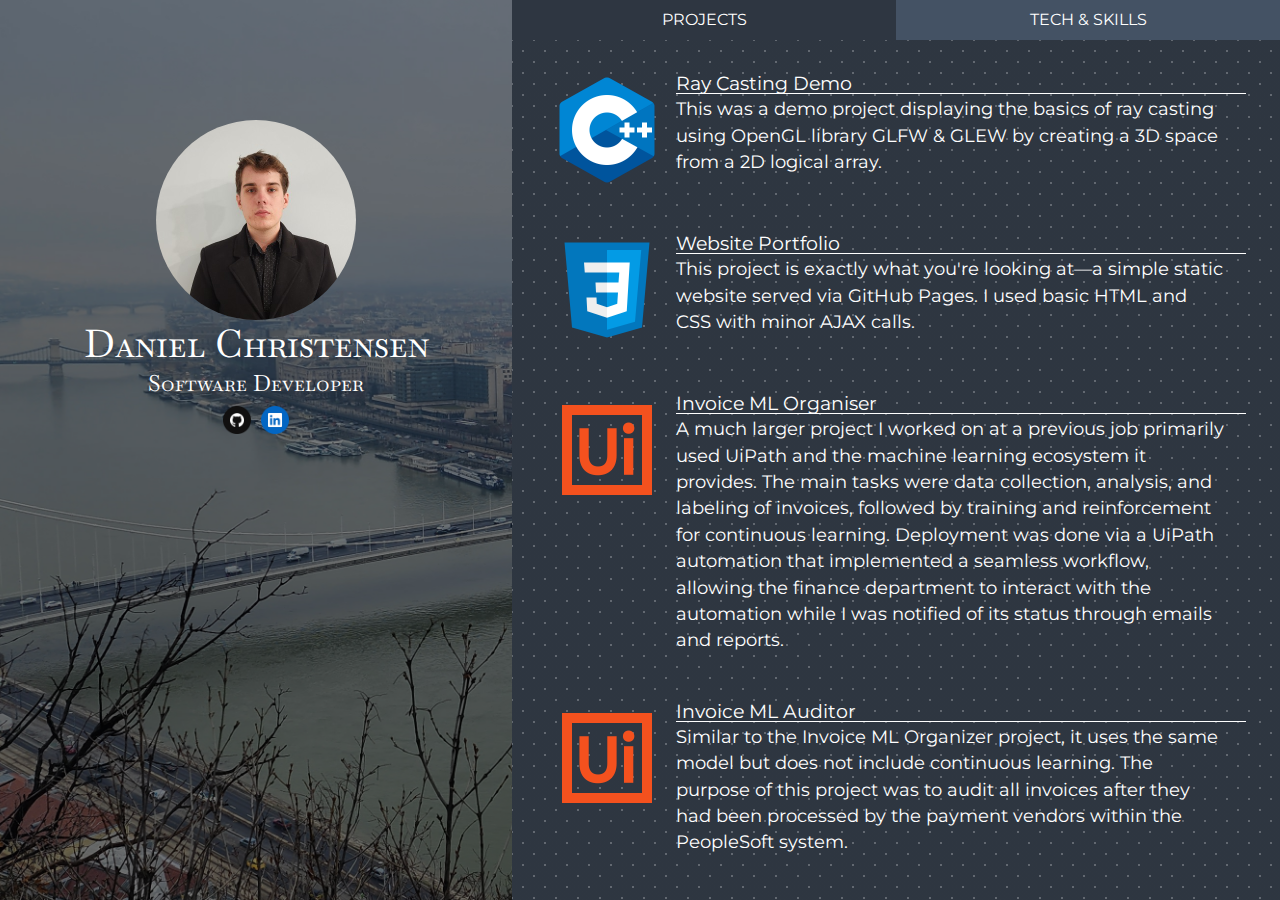
<file: index.html>
<!DOCTYPE html>
	<html lang="en">
	<head>
		<meta charset="UTF-8">
		<title>Daniel's Web Portfolio</title>
		<link rel="preconnect" href="https://fonts.googleapis.com">
		<link rel="preconnect" href="https://fonts.gstatic.com" crossorigin>
		<link rel="stylesheet" href="css/reset.css">
		<link rel="stylesheet" href="https://fonts.googleapis.com/css2?family=Baskervville+SC&display=swap">	
		<link rel="stylesheet" href="https://fonts.googleapis.com/css2?family=Montserrat:ital,wght@0,100..900;1,100..900&display=swap">	
		<link rel="stylesheet" href="css/styles.css">
	</head>
	<body>
		<div class="profile">
			<div class="profile-content">
				<img src="images/profile-image.jpg" alt="Daniel's Portrait" class="profile-img">
				<h1>Daniel Christensen</h1>
				<h2>Software Developer</h2>
				<div class="link-wrapper">
					<a href="https://github.com/daniel-christensen" target="_blank">
						<img src="/images/links/github.png" alt="GitHub"/>
					</a>
					<a href="https://www.linkedin.com/in/daniel-christensen-21652b1a0/" target="_blank">
						<img src="/images/links/linkedin.png" alt="LinkedIn"/>
					</a>
				</div>
			</div>
		</div>
		<div class="main">
			<div class="navbar">
				<div id="nav-projects" class="item-container" onclick="loadContent('pages/projects.html', 'nav-projects')">
					PROJECTS
				</div>
				<div id="nav-tech" class="item-container" onclick="loadContent('pages/tech.html', 'nav-tech')">
					TECH & SKILLS
				</div>
				<!--<div id="nav-experience" class="item-container" onclick="loadContent('pages/experience.html', 'nav-experience')">
					EXPERIENCE
				</div>
				<div id="nav-education" class="item-container" onclick="loadContent('pages/education.html', 'nav-education')">
					EDUCATION
				</div>-->
			</div>
			<div class="content" id="content">
 				<!-- Content added via AJAX -->   
			</div>	
		</div>
		<script src="script.js"></script>
	</body>
</html>
</file>
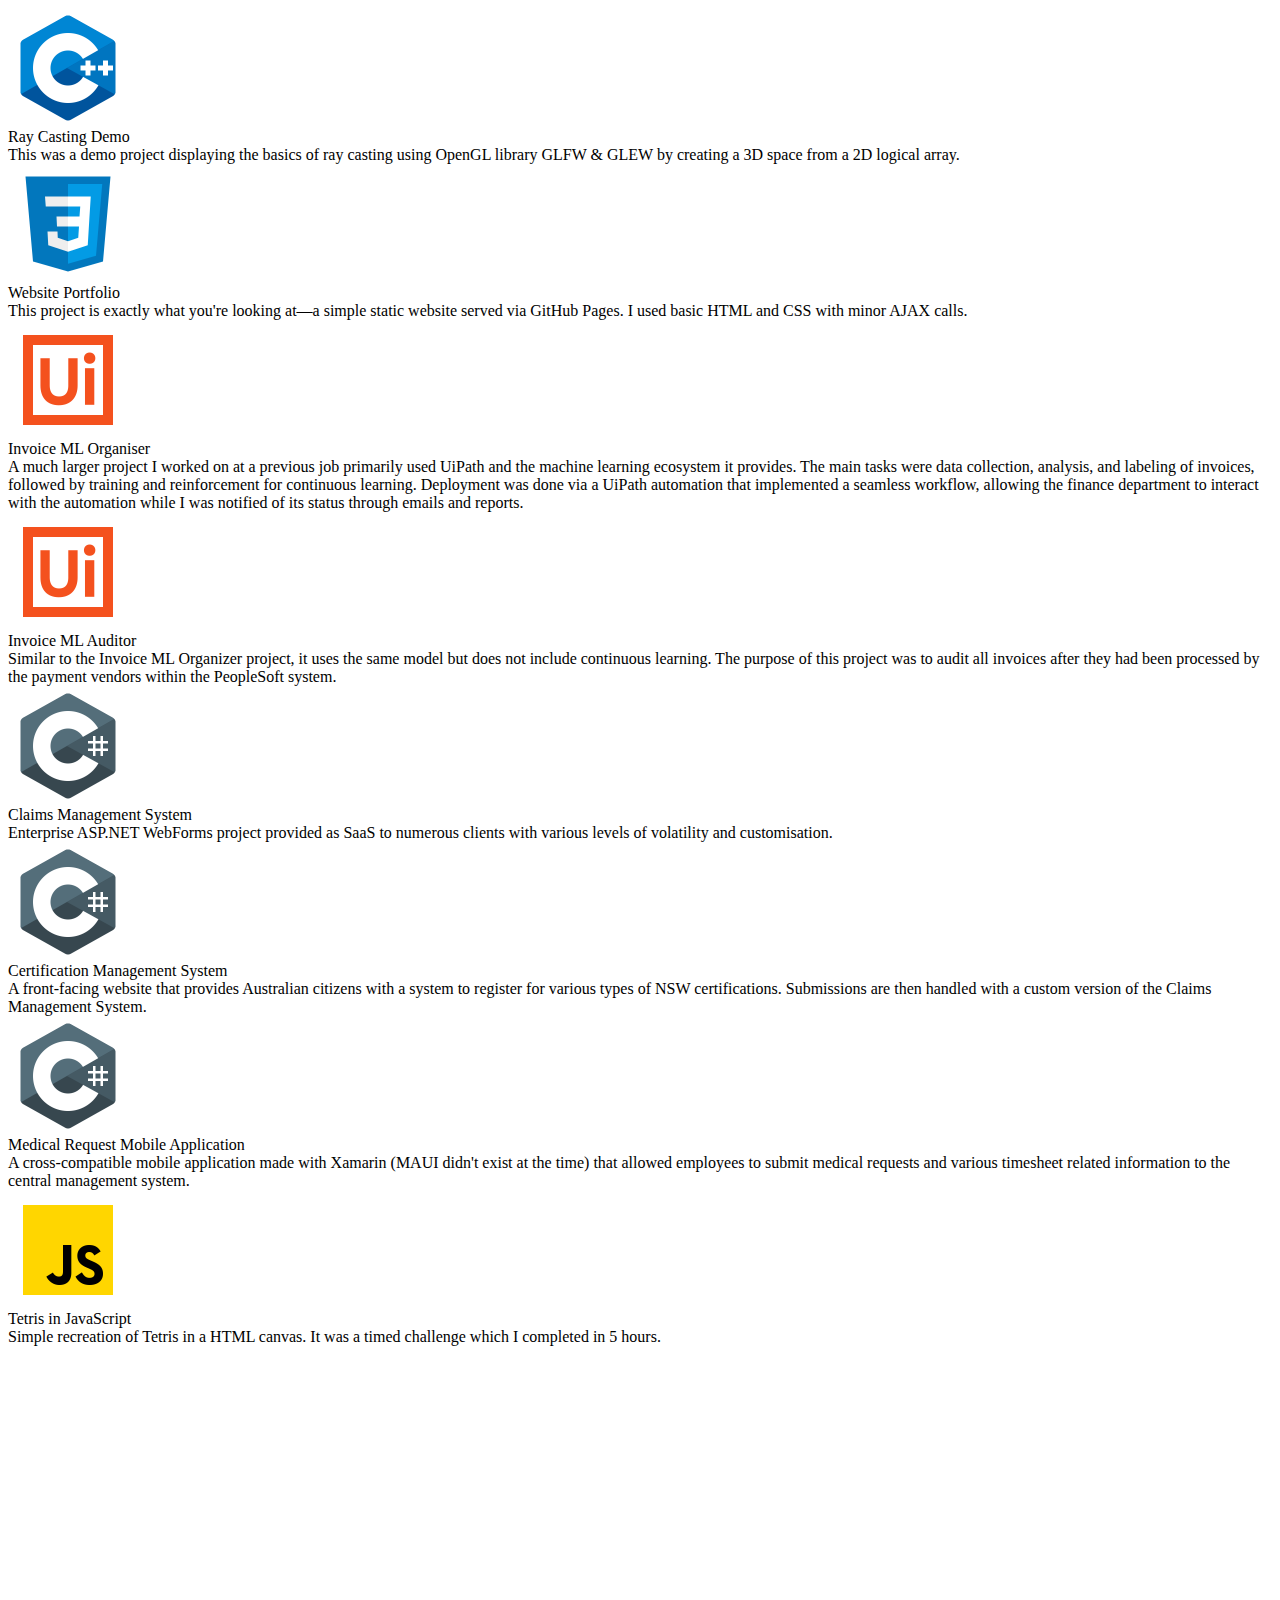
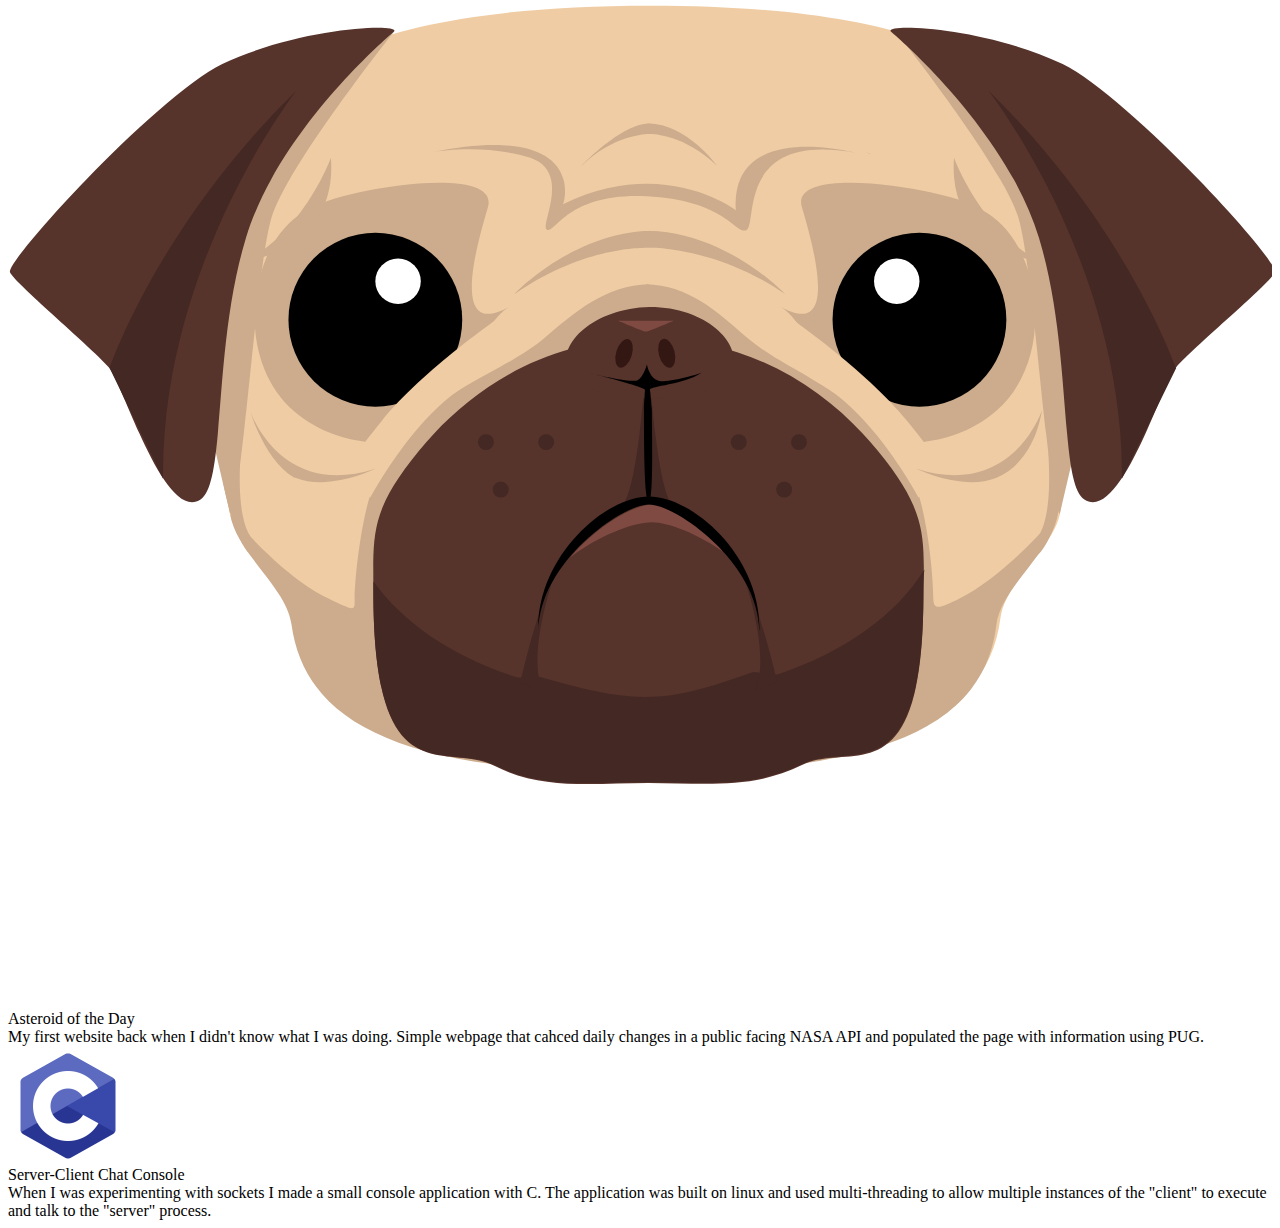
<file: pages/projects.html>
<body>
    <div class="projects-box">
        <div class="projects-logo-area">
            <img src="../images/logos/cplusplus.png" width="120px" height="120px"/>
        </div>
        <div class="projects-inner-content">
            <div class="projects-title-area">
                Ray Casting Demo
            </div>
            <div class="projects-text-area">
                This was a demo project displaying the basics of ray casting using OpenGL library GLFW & GLEW by creating a 3D space from a 2D logical array.
            </div>
        </div>
    </div>
    <div class="projects-box">
        <div class="projects-logo-area">
            <img src="../images/logos/css.png" width="120px" height="120px"/>
        </div>
        <div class="projects-inner-content">
            <div class="projects-title-area">
                Website Portfolio
            </div>
            <div class="projects-text-area">
                This project is exactly what you're looking at—a simple static website served via GitHub Pages. I used basic HTML and CSS with minor AJAX calls.
            </div>
        </div>
    </div>
    <div class="projects-box">
        <div class="projects-logo-area">
            <img src="../images/logos/uipath.png" width="120px" height="120px"/>
        </div>
        <div class="projects-inner-content">
            <div class="projects-title-area">
                Invoice ML Organiser
            </div>
            <div class="projects-text-area">
                A much larger project I worked on at a previous job primarily used UiPath and the machine learning ecosystem it provides. The main tasks were data collection, analysis, and labeling of invoices, followed by training and reinforcement for continuous learning. Deployment was done via a UiPath automation that implemented a seamless workflow, allowing the finance department to interact with the automation while I was notified of its status through emails and reports.
            </div>
        </div>
    </div>
    <div class="projects-box">
        <div class="projects-logo-area">
            <img src="../images/logos/uipath.png" width="120px" height="120px"/>
        </div>
        <div class="projects-inner-content">
            <div class="projects-title-area">
                Invoice ML Auditor
            </div>
            <div class="projects-text-area">
                Similar to the Invoice ML Organizer project, it uses the same model but does not include continuous learning. The purpose of this project was to audit all invoices after they had been processed by the payment vendors within the PeopleSoft system.
            </div>
        </div>
    </div>
    <div class="projects-box">
        <div class="projects-logo-area">
            <img src="../images/logos/csharp.png" width="120px" height="120px"/>
        </div>
        <div class="projects-inner-content">
            <div class="projects-title-area">
                Claims Management System
            </div>
            <div class="projects-text-area">
                Enterprise ASP.NET WebForms project provided as SaaS to numerous clients with various levels of volatility and customisation.
            </div>
        </div>
    </div>
    <div class="projects-box">
        <div class="projects-logo-area">
            <img src="../images/logos/csharp.png" width="120px" height="120px"/>
        </div>
        <div class="projects-inner-content">
            <div class="projects-title-area">
                Certification Management System
            </div>
            <div class="projects-text-area">
                A front-facing website that provides Australian citizens with a system to register for various types of NSW certifications. Submissions are then handled with a custom version of the Claims Management System.
            </div>
        </div>
    </div>
    <div class="projects-box">
        <div class="projects-logo-area">
            <img src="../images/logos/csharp.png" width="120px" height="120px"/>
        </div>
        <div class="projects-inner-content">
            <div class="projects-title-area">
                Medical Request Mobile Application
            </div>
            <div class="projects-text-area">
                A cross-compatible mobile application made with Xamarin (MAUI didn't exist at the time) that allowed employees to submit medical requests and various timesheet related information to the central management system.
            </div>
        </div>
    </div>
    <div class="projects-box">
        <div class="projects-logo-area">
            <img src="../images/logos/javascript.png" width="120px" height="120px"/>
        </div>
        <div class="projects-inner-content">
            <div class="projects-title-area">
                Tetris in JavaScript
            </div>
            <div class="projects-text-area">
                Simple recreation of Tetris in a HTML canvas. It was a timed challenge which I completed in 5 hours.
            </div>
        </div>
    </div>
    <div class="projects-box">
        <div class="projects-logo-area">
            <img src="../images/logos/pug.svg" />
        </div>
        <div class="projects-inner-content">
            <div class="projects-title-area">
                Asteroid of the Day
            </div>
            <div class="projects-text-area">
                My first website back when I didn't know what I was doing. Simple webpage that cahced daily changes in a public facing NASA API and populated the page with information using PUG.
            </div>
        </div>
    </div>
    <div class="projects-box">
        <div class="projects-logo-area">
            <img src="../images/logos/clanguage.png" width="120px" height="120px"/>
        </div>
        <div class="projects-inner-content">
            <div class="projects-title-area">
                Server-Client Chat Console
            </div>
            <div class="projects-text-area">
                When I was experimenting with sockets I made a small console application with C. The application was built on linux and used multi-threading to allow multiple instances of the "client" to execute and talk to the "server" process.
            </div>
        </div>
    </div>
</body>
</file>
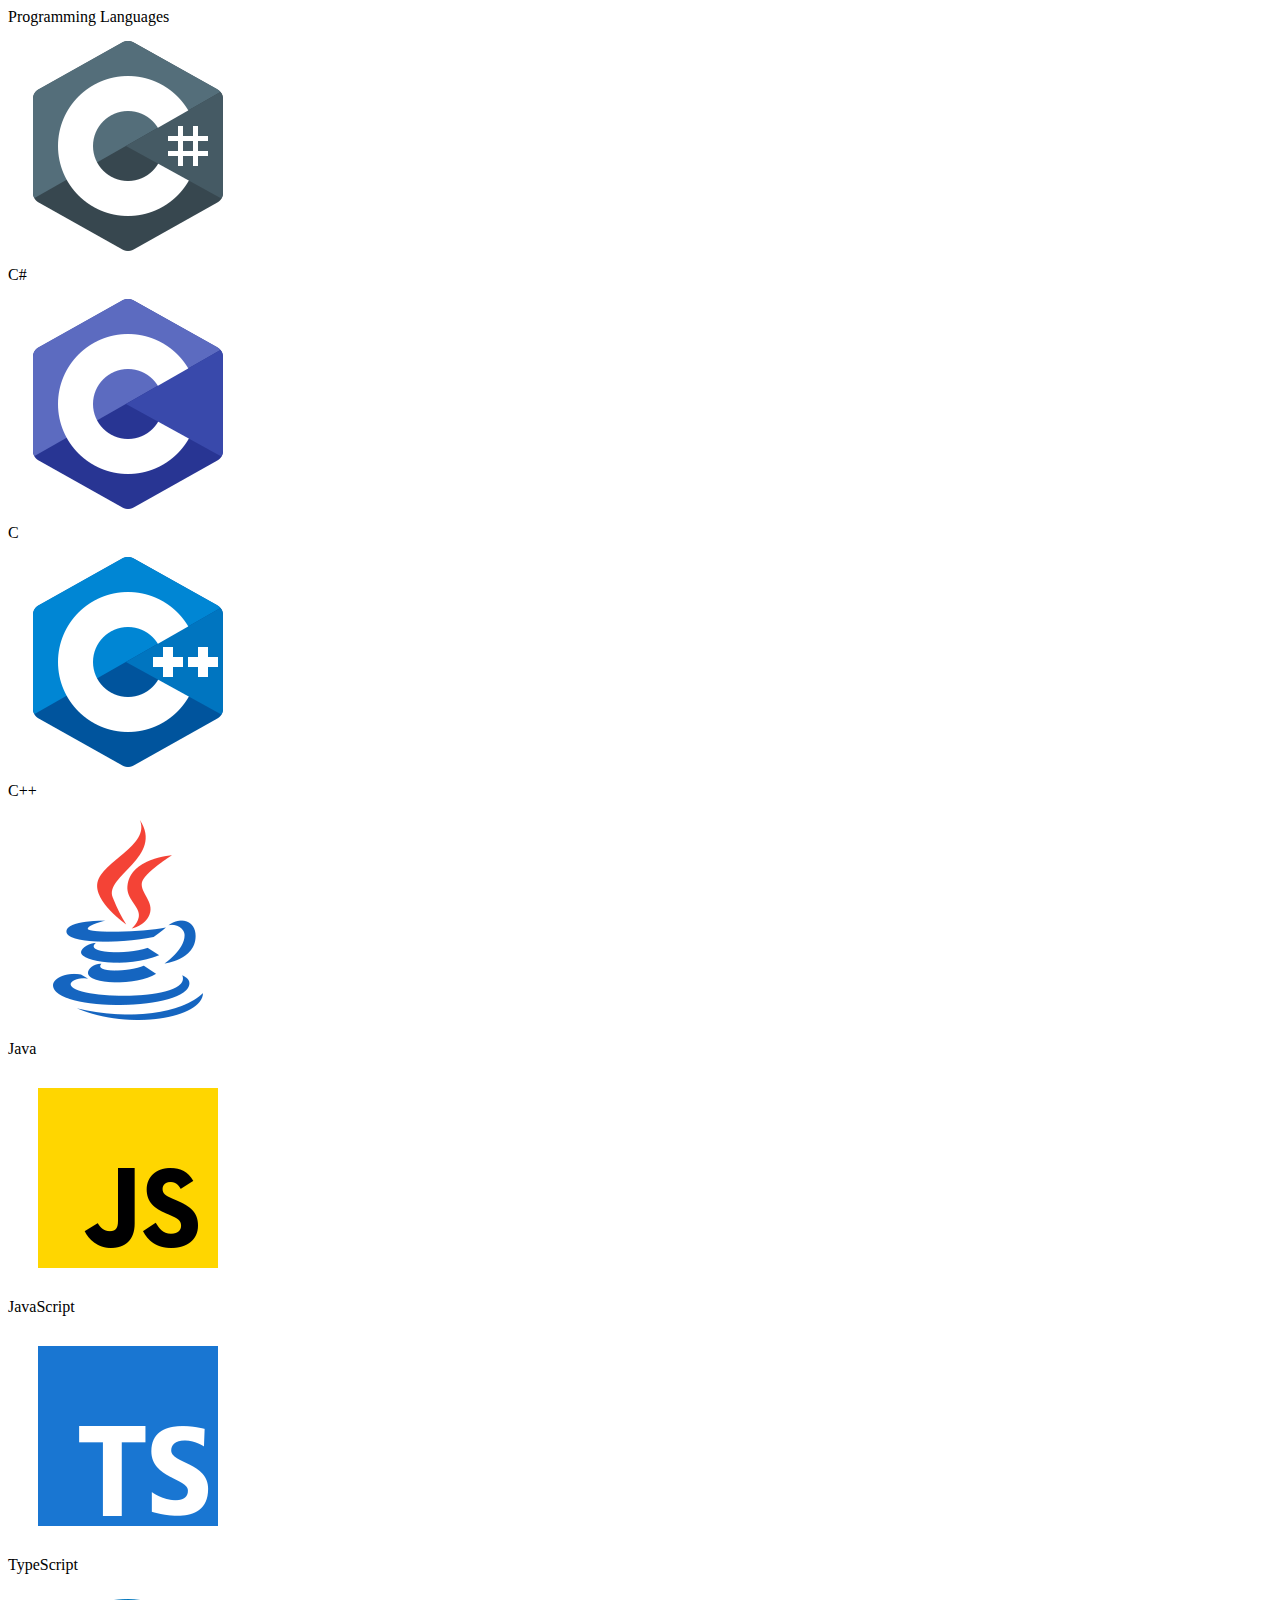
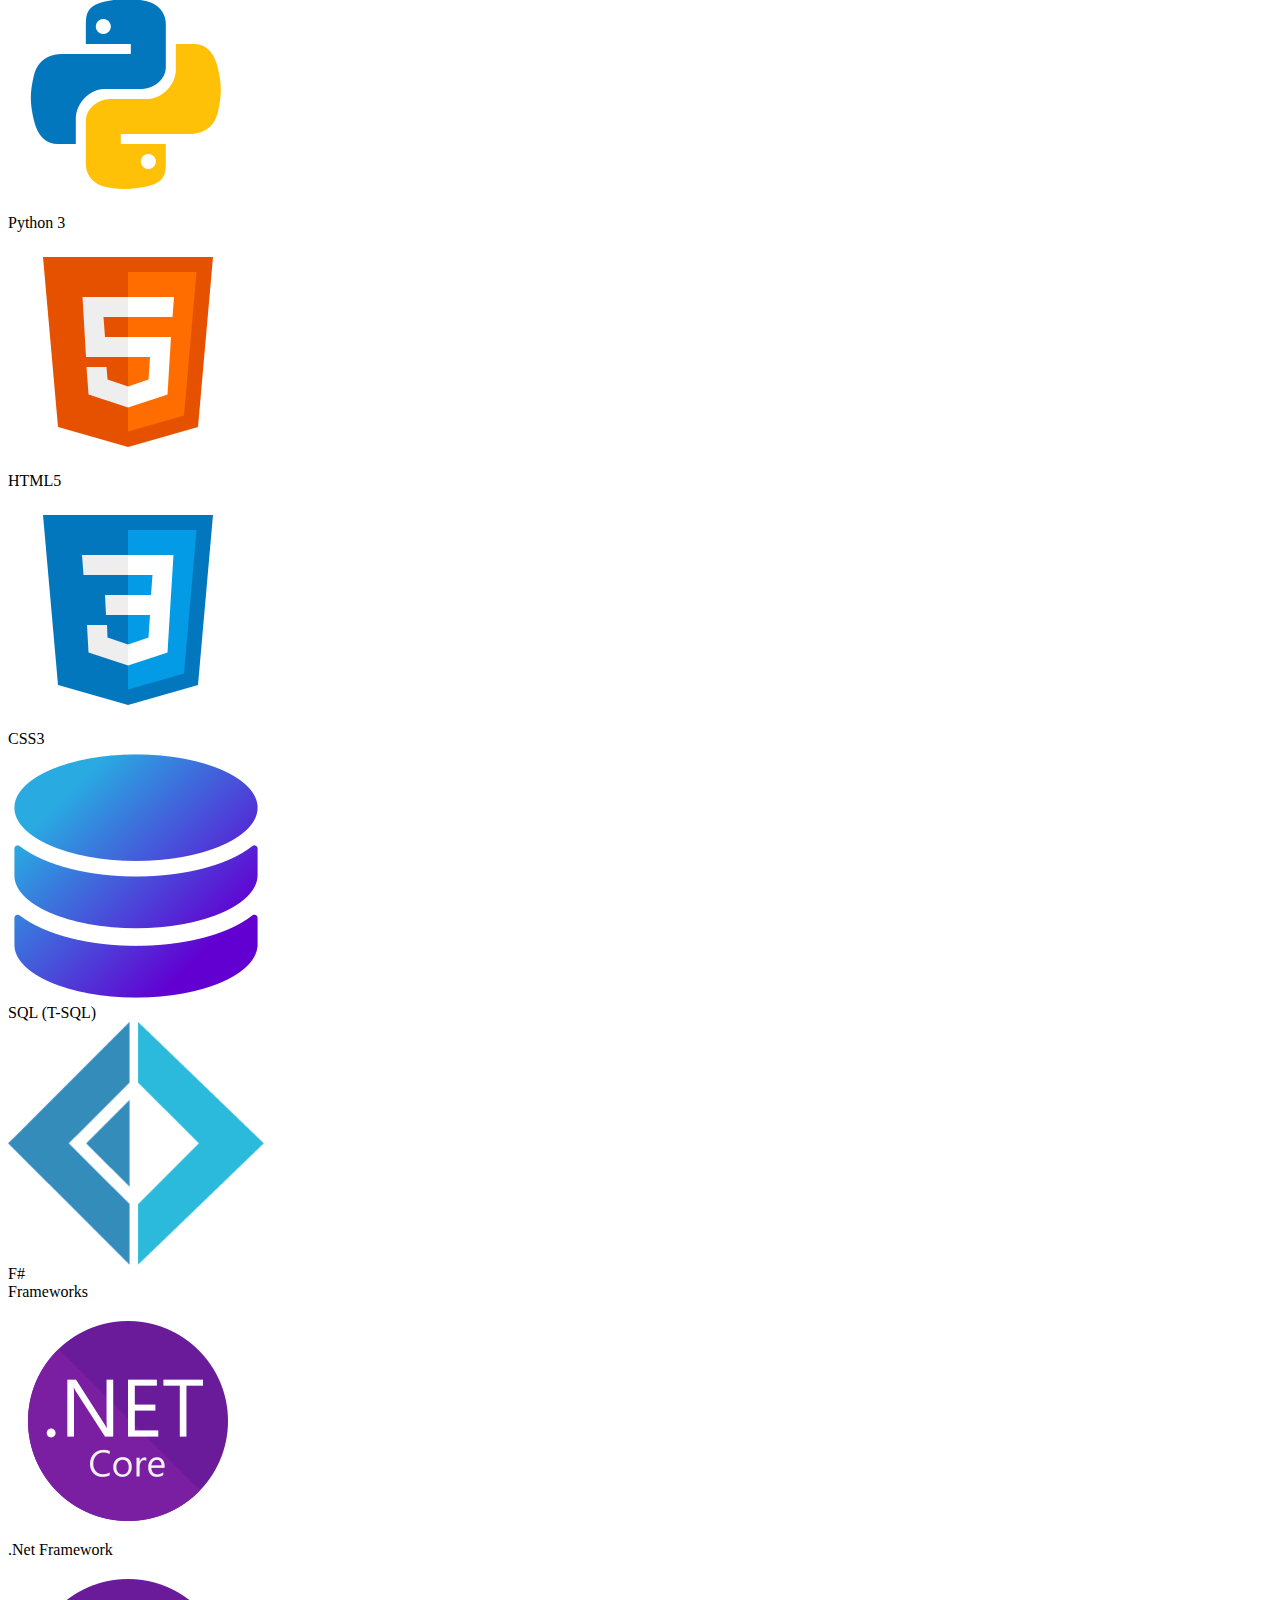
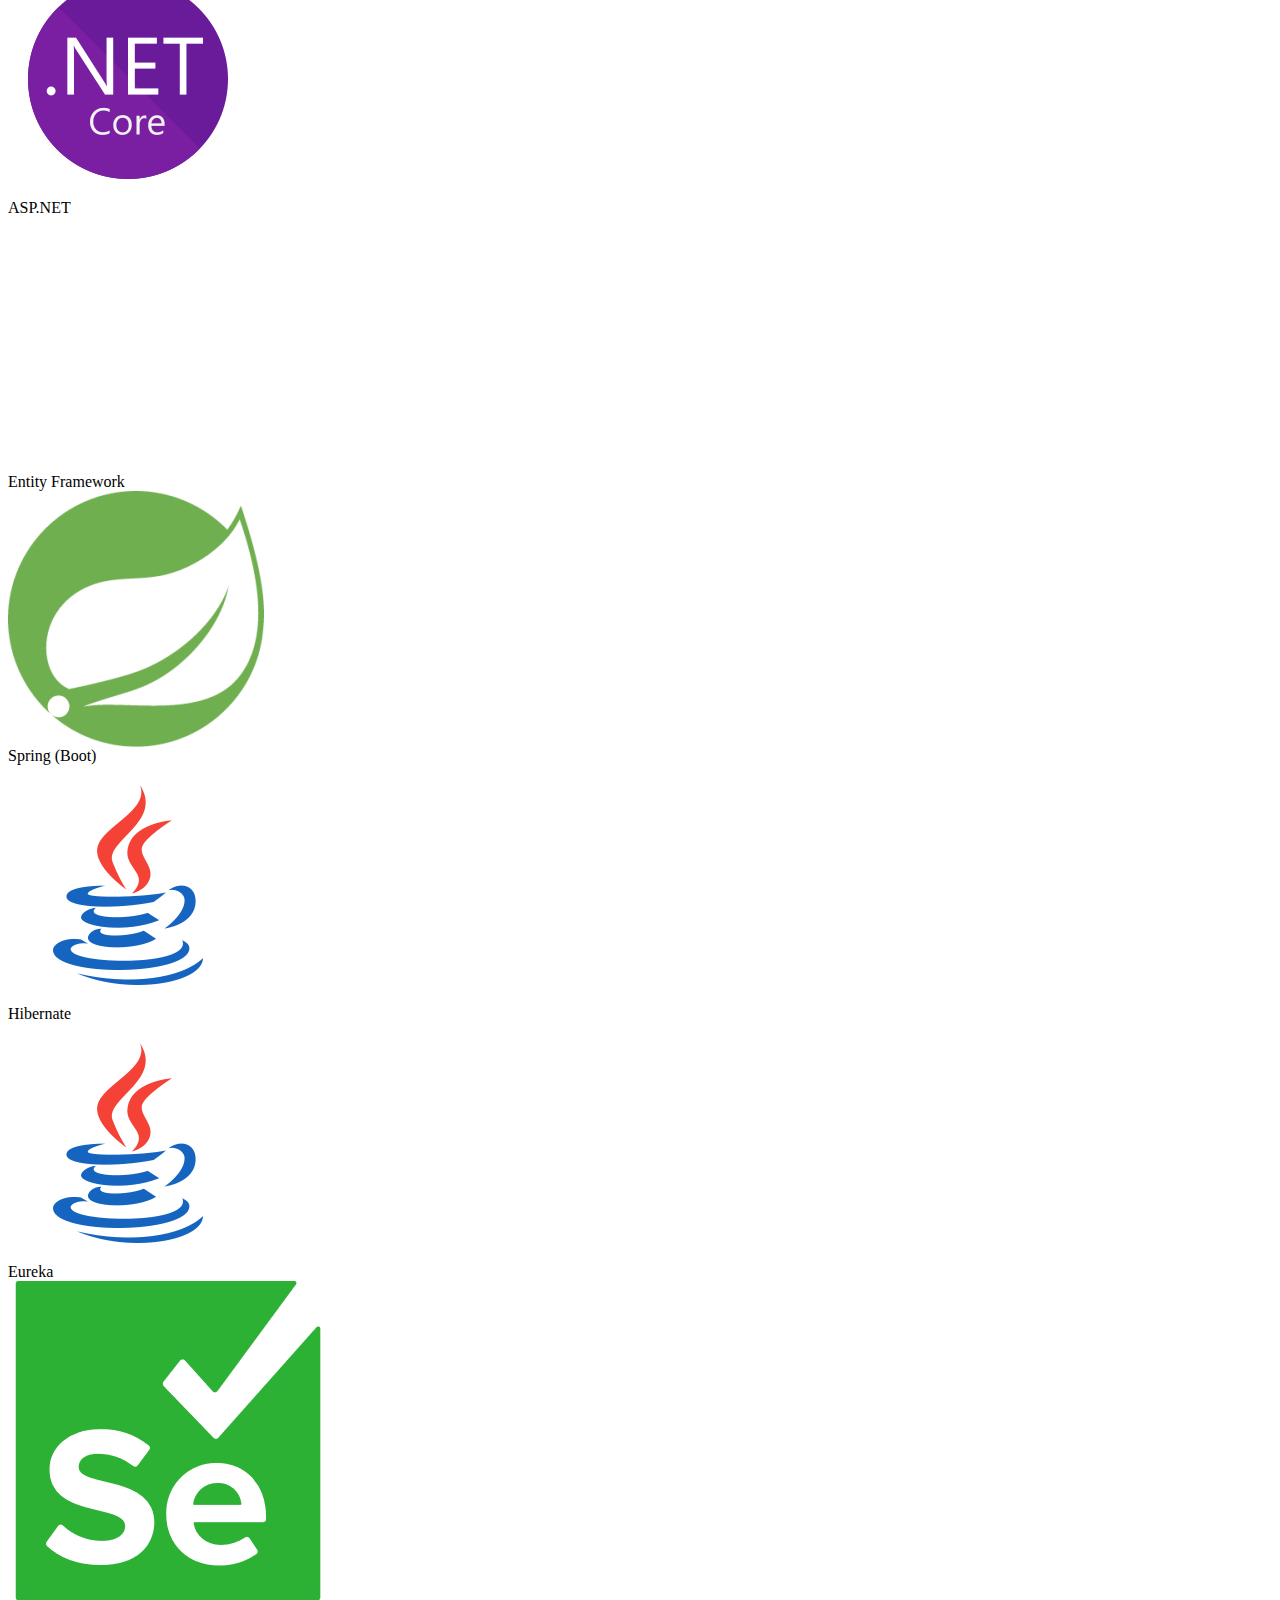
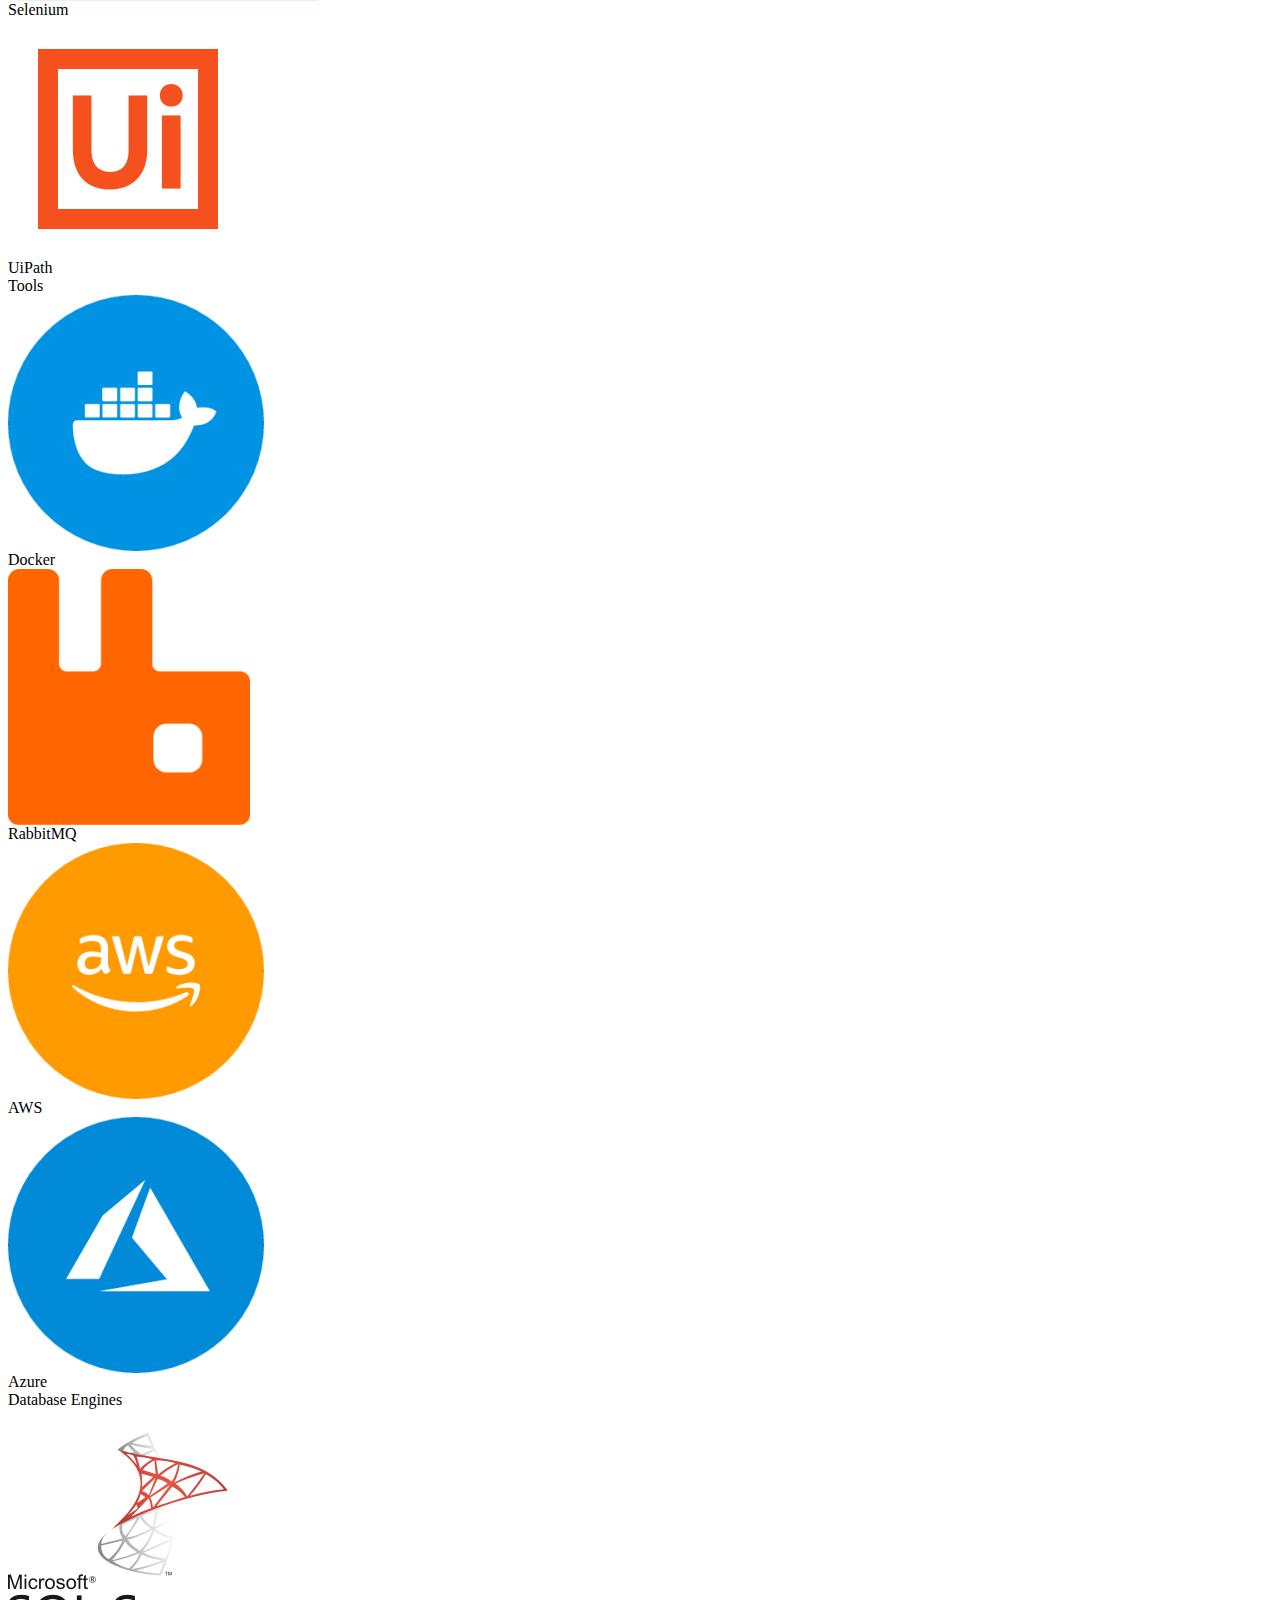
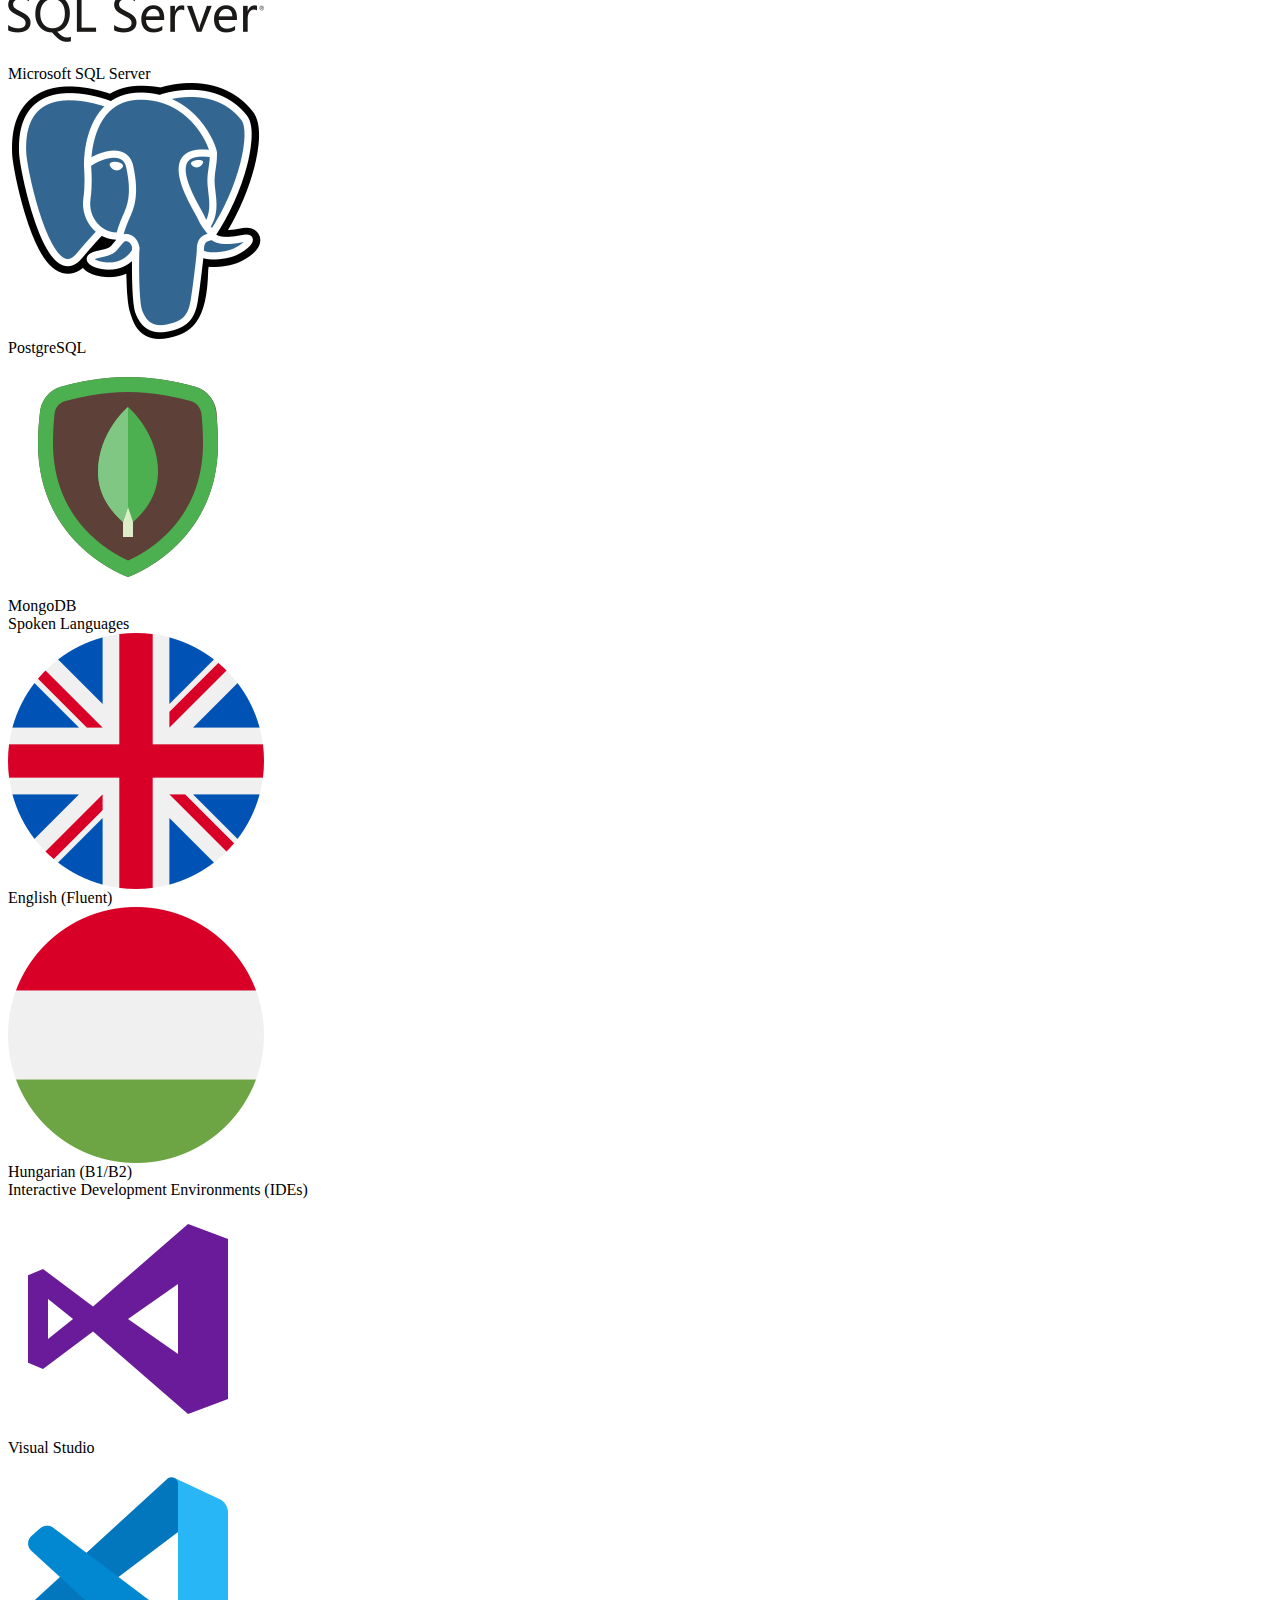
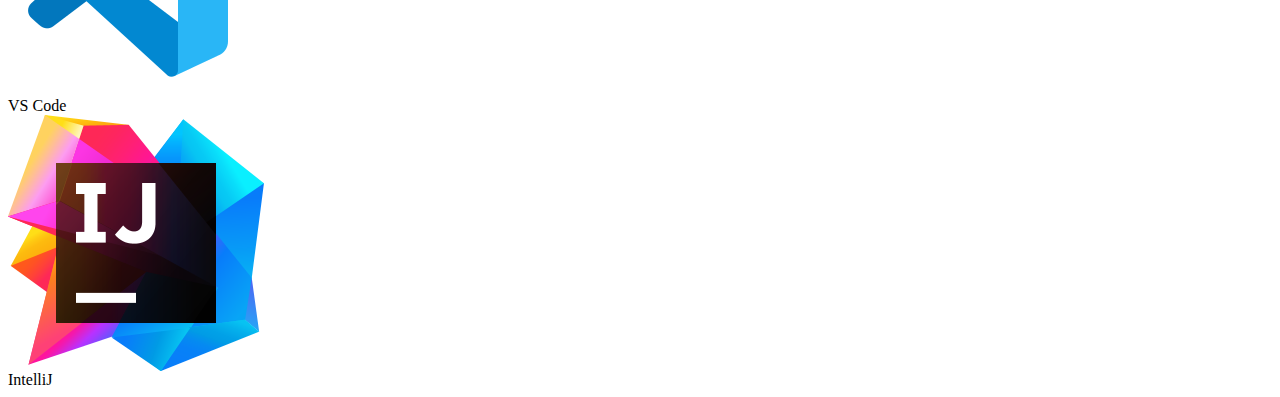
<file: pages/tech.html>
<body>
    <div class="category-wrapper">
        <div class="title">
            Programming Languages
        </div>
        <div class="items-wrapper">
            <div class="item">
                <img src="../images/logos/csharp.png" />
                <div class="text">
                    C#
                </div>
            </div>
            <div class="item">
                <img src="../images/logos/clanguage.png" />
                <div class="text">
                    C
                </div>
            </div>
            <div class="item">
                <img src="../images/logos/cplusplus.png" />
                <div class="text">
                    C++
                </div>
            </div>
            <div class="item">
                <img src="../images/logos/java.png" />
                <div class="text">
                    Java
                </div>
            </div>
            <div class="item">
                <img src="../images/logos/javascript.png" />
                <div class="text">
                    JavaScript
                </div>
            </div>
            <div class="item">
                <img src="../images/logos/typescript.png" />
                <div class="text">
                    TypeScript
                </div>
            </div>
            <div class="item">
                <img src="../images/logos/python.png" />
                <div class="text">
                    Python 3
                </div>
            </div>
            <div class="item">
                <img src="../images/logos/html.png" />
                <div class="text">
                    HTML5
                </div>
            </div>
            <div class="item">
                <img src="../images/logos/css.png" />
                <div class="text">
                    CSS3
                </div>
            </div>
            <div class="item">
                <img src="../images/logos/sql.png" />
                <div class="text">
                    SQL (T-SQL)
                </div>
            </div>
            <div class="item">
                <img src="../images/logos/fsharp.png" />
                <div class="text">
                    F#
                </div>
            </div>
        </div>
    </div>
    <div class="category-wrapper">
        <div class="title">
            Frameworks
        </div>
        <div class="items-wrapper">
            <div class="item">
                <img src="../images/logos/netframework.png" />
                <div class="text">
                    .Net Framework
                </div>
            </div>
            <div class="item">
                <img src="../images/logos/netframework.png" />
                <div class="text">
                    ASP.NET
                </div>
            </div>
            <div class="item">
                <img src="../images/logos/framework.png" />
                <div class="text">
                    Entity Framework
                </div>
            </div>
            <div class="item">
                <img src="../images/logos/spring.png" />
                <div class="text">
                    Spring (Boot)
                </div>
            </div>
            <div class="item">
                <img src="../images/logos/java.png" />
                <div class="text">
                    Hibernate
                </div>
            </div>
            <div class="item">
                <img src="../images/logos/java.png" />
                <div class="text">
                    Eureka
                </div>
            </div>
            <div class="item">
                <img src="../images/logos/selenium.png" />
                <div class="text">
                    Selenium
                </div>
            </div>
            <div class="item">
                <img src="../images/logos/uipath.png" />
                <div class="text">
                    UiPath
                </div>
            </div>
        </div>
    </div> 
    <div class="category-wrapper">
        <div class="title">
            Tools
        </div>
        <div class="items-wrapper">
            <div class="item">
                <img src="../images/logos/docker.png" />
                <div class="text">
                    Docker
                </div>
            </div>
            <div class="item">
                <img src="../images/logos/rabbitmq.png" />
                <div class="text">
                    RabbitMQ
                </div>
            </div>
            <div class="item">
                <img src="../images/logos/aws.png" />
                <div class="text">
                    AWS
                </div>
            </div>
            <div class="item">
                <img src="../images/logos/azure.png" />
                <div class="text">
                    Azure
                </div>
            </div>
        </div>
    </div>
    <div class="category-wrapper">
        <div class="title">
            Database Engines
        </div>
        <div class="items-wrapper">
            <div class="item">
                <img src="../images/logos/mssqlserver.png" />
                <div class="text">
                    Microsoft SQL Server
                </div>
            </div>
            <div class="item">
                <img src="../images/logos/postgres.png" />
                <div class="text">
                    PostgreSQL
                </div>
            </div>
            <div class="item">
                <img src="../images/logos/mongodb.png" />
                <div class="text">
                    MongoDB
                </div>
            </div>
        </div>
    </div>
    <div class="category-wrapper">
        <div class="title">
            Spoken Languages
        </div>
        <div class="items-wrapper">
            <div class="item">
                <img src="../images/logos/english.png" />
                <div class="text">
                    English (Fluent)
                </div>
            </div>
            <div class="item">
                <img src="../images/logos/hungarian.png" />
                <div class="text">
                    Hungarian (B1/B2)
                </div>
            </div>
        </div>
    </div>
    <div class="category-wrapper">
        <div class="title">
            Interactive Development Environments (IDEs)
        </div>
        <div class="items-wrapper">
            <div class="item">
                <img src="../images/logos/visualstudio.png" />
                <div class="text">
                    Visual Studio
                </div>
            </div>   
            <div class="item">
                <img src="../images/logos/vscode.png" />
                <div class="text">
                    VS Code
                </div>
            </div>  
            <div class="item">
                <img src="../images/logos/intellij.png" />
                <div class="text">
                    IntelliJ
                </div>
            </div>          
        </div>
    </div>
    <!--<div class="category-wrapper">
        <div class="title">
            Template Div
        </div>
        <div class="items-wrapper">
            <div class="item">
                <img src="../images/logos/clanguage.png" />
                <div class="text">
                    Template Text
                </div>
            </div>
        </div>
    </div>-->
</body>
</file>
<file: css/styles.css>
body, html {
    margin: 0;
    height: 100%;
    width: 100%;
    display: flex;
    flex-direction: row;
}

body {
    background-image: url(../images/background.jpg);
    background-size: cover;
    background-position: center;
    background-repeat: no-repeat;
}

h1 {
    font-size: 240%;
    padding: 5px;
}

h2 {
    font-size: 140%;
    padding: 5px;
}

.profile {
    background-color: rgba(0, 0, 0, 0.5);
    width: 40%; 
    display: flex;
    justify-content: center;   
    font-family: 'Baskervville SC';
}

.profile-content {
    display: flex;
    flex-direction: column;
    align-items: center;
    margin-top: 120px;
    color: white;
}

.profile-img {
    border-radius: 50%;
    height: 200px;
    width: 200px;
}

.profile-content .link-wrapper {
    display: flex;
    justify-content: center;
    font-size: 0;
}

.profile-content .link-wrapper a {
    text-decoration: none;
}

.profile-content .link-wrapper img {
    height: 28px;
    width: 28px;
    margin: 5px;
}

.main {
    width: 60%;
    display: flex;
    flex-direction: column;
    font-family: 'Montserrat';
}

.navbar {
    height: 40px;
    width: 100%;
    background-color: #445264ff;
    display: flex;
}

.navbar .item-container {
    flex: 1;
    display: flex;
    justify-content: center;
    align-items: center;
    color: white;
    text-decoration: none;
    transition: background-color    0.2s ease-in-out;
}

.navbar .item-container-selected {
    flex: 1;
    display: flex;
    justify-content: center;
    align-items: center;
    color: white;
    background-color: #2e3641;
}

.navbar .item-container:hover {
    background-color: #2e3641;
    cursor: pointer;
}

.content {
    overflow-y: auto;
    scroll-behavior: smooth;
    width: 100%;
    flex: 1;
    background-color: #2e3641;
    opacity: 1;
    background-image: 
        -webkit-radial-gradient(center, circle cover, rgba(255, 255, 255, 0.5) 0.30px, transparent 0.30px),
        -webkit-radial-gradient(center, circle cover, rgba(255, 255, 255, 0.5) 0.30px, rgba(46, 54, 65, 0.5) 0.30px),
        radial-gradient(circle at center, rgba(255, 255, 255, 0.5) 1px, transparent 1px),
        radial-gradient(circle at center, rgba(255, 255, 255, 0.5) 1px, rgba(46, 54, 65, 0.5) 1px);
    background-size: 22px 22px;
    background-position: 0 0, 11px 11px;
}

/*-webkit-radial-gradient(center, circle cover, rgba(255, 255, 255, 0.5) 0.55px, transparent 0.55px),
-webkit-radial-gradient(center, circle cover, rgba(255, 255, 255, 0.5) 0.55px, rgba(46, 54, 65, 0.5) 0.55px),
-moz-radial-gradient(center, circle cover, rgba(255, 255, 255, 0.5) 0.55px, transparent 0.55px),
-moz-radial-gradient(center, circle cover, rgba(255, 255, 255, 0.5) 0.55px, rgba(46, 54, 65, 0.5) 0.55px),
radial-gradient(circle at center, rgba(255, 255, 255, 0.5) 0.55px, transparent 0.55px),
radial-gradient(circle at center, rgba(255, 255, 255, 0.5) 0.55px, rgba(46, 54, 65, 0.5) 0.55px);*/

.content .projects-box {
    margin: 20px;
    padding: 10px;
    /*background-color: #2e3641;
    border-color: white;
    border-style: solid;
    border-width: 1px;
    border-radius: 8px;
    box-shadow: #2a313a 0px 2px 8px 0px;*/
    color: white;
    height: 120px;
    /*min-height: 120px;*/
    height: auto;
    display: flex;
}

.content .projects-logo-area {
    min-height: 120px;
    min-width: 120px;
    max-height: 120px;
    max-width: 120px;
    margin-right: 5px;
    margin-left: 5px;
}

.content .projects-inner-content {
    margin: 3px;
    display: flex;
    flex-direction: column;
}

.content .projects-inner-content .projects-title-area {
    border-style: solid;
    border-bottom-width: 1px;
    border-color: white;
    margin: 1px;
    font-size: 120%;
}

.content .projects-inner-content .projects-text-area {
    margin: 1px;
    font-size: 110%;
    /*overflow-y: scroll;*/
    line-height: 1.5;
    padding-right: 20px; /* Add extra padding on the right side to account for scrollbar */
    box-sizing: border-box;
    -webkit-font-smoothing: antialiased;
    -moz-osx-font-smoothing: grayscale;
}

.content .category-wrapper {
    color: white;
    overflow-x: hidden;
}

.content .category-wrapper .title {
    font-size: 160%;
    text-align: center;
    border-bottom: 5px;
    border-color: white;
    border-style: solid;
    border-radius: 10%;
    margin: 10px;
    padding: 10px;
}

.content .category-wrapper .items-wrapper {
    width: 100%;
    display: flex;
    flex-wrap: wrap;
    margin: 10px;
    justify-content: center;
}

.content .category-wrapper .items-wrapper .item {
    /* background-color: #2e3641; 
    border-color: white;
    border-style: solid;
    border-width: 1px;
    border-radius: 8px;*/
    display: flex;
    flex-direction: column;
    align-items: center;
    margin: 10px;
    padding: 5px;
}

.content .category-wrapper .items-wrapper .item img {
    width: 120px;
    height: 120px;
    padding: 5px;
}

.content .category-wrapper .items-wrapper .item .text {
    font-size: 110%;
    padding: 5px;
}

@media (max-width: 1024px) {
    body {
        flex-direction: column; /* Stack .profile and .main vertically */
        overflow-y: auto;
    }

    .profile {
        width: 100%; /* Full width */
        min-height: 100vh; /* Full viewport height */
    }

    .main {
        width: 100%; /* Full width */
        height: auto; /* Adjust height as needed */
    }
}
</file>
